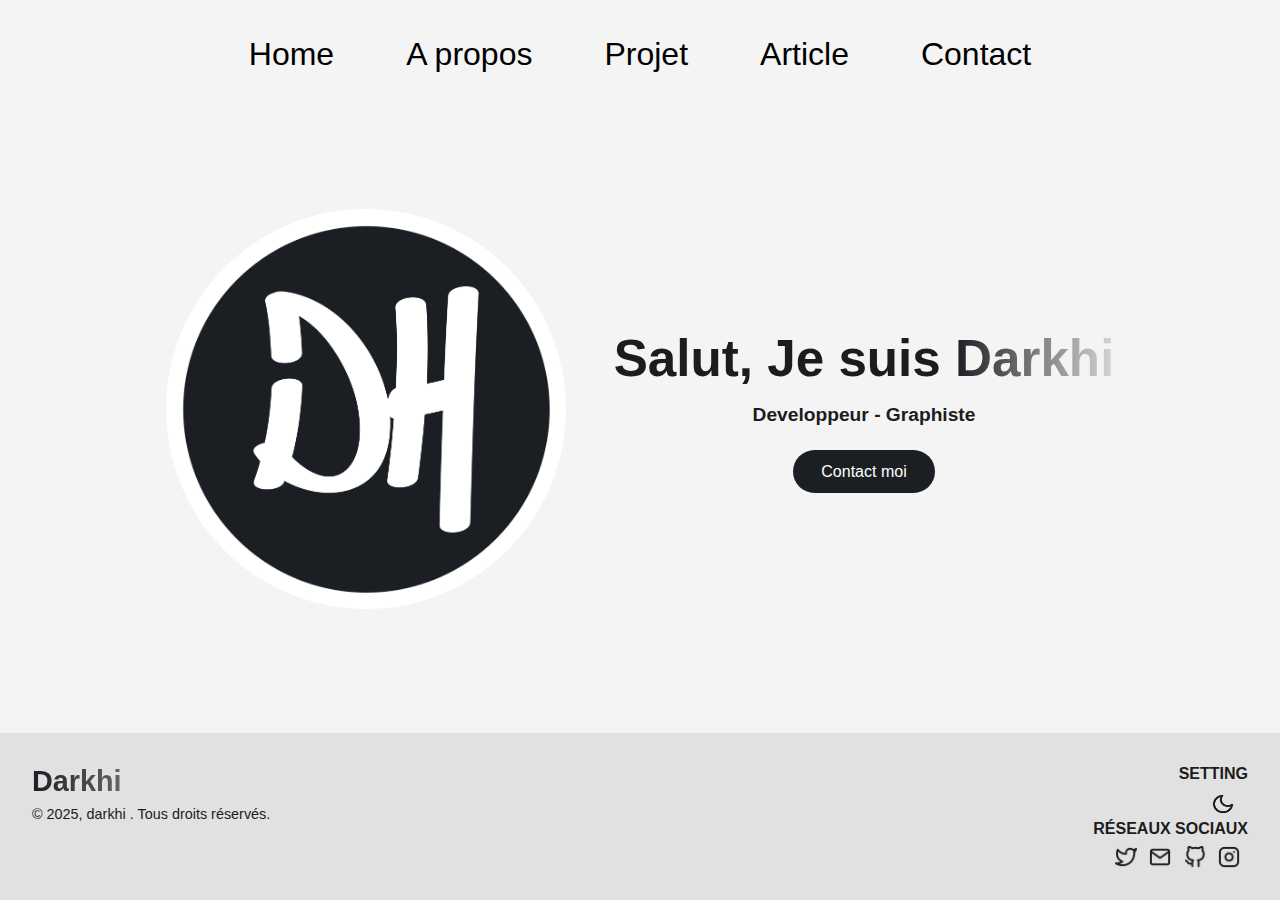
<file: index.html>
<!DOCTYPE html>
<html lang="fr">
<head>
  <meta charset="UTF-8" />
  <meta name="viewport" content="width=device-width, initial-scale=1.0" />
  <title>Home</title>
  <link href="style.css" rel="stylesheet" type="text/css" />
  <link rel="icon" href="logoclair.png" type="image/x-icon" class="favicon">
</head>
<body>

  <nav class="navbar">
        <div class="brand">Logo</div>
        <div class="hamburger">
            <span class="bar"></span>
            <span class="bar"></span>
            <span class="bar"></span>
        </div>
        <ul class="nav-menu">
            <li><a href="index.html" class="nav-link">Home</a></li>
            <li><a href="about.html" class="nav-link">A propos</a></li>
            <li><a href="projet.html" class="nav-link">Projet</a></li>
            <li><a href="article.html" class="nav-link">Article</a></li>
            <li><a href="contact.html" class="nav-link">Contact</a></li>
        </ul>
    </nav>
  <main>
    <div class="left">
      <img src="logoclair.png" alt="photo"  class="logo-img"/>
    </div>
    <div class="right">
      <h1>Salut, Je suis <span class="gradient">Darkhi</span></h1>
      <h3>Developpeur - Graphiste</h3>
      <a href="contact.html"><button>Contact moi</button></a>
    </div>
  </main>

  <footer>
    <div class="left-footer">
      <h1 class="gradient" >Darkhi</h1>
      <p>© 2025, darkhi . Tous droits réservés.</p>
    </div>
    <div class="right-footer">
      <h3>SETTING</h3>
      <div class="theme-toggle" class="settings" >
          <img src="icons/Moon.png" alt="Toggle Dark Mode" id="theme-toggle" class="theme-icon">
      </div>
      <h3>RÉSEAUX SOCIAUX</h3>
      <div class="socials">
        <a href="https://twitter.com/darkhi_">
        <img src="icons/Twitter.png" alt="Twitter" /></a>
        <a href="mailto:darkhi.xxi03@slmail.me">
        <img src="icons/Mail.png" alt="Mail" /></a>
        <a href="https://github.com/darkhi-dev">
        <img src="icons/Github.png" alt="GitHub" /></a>
        <a href="https://instagram.com/*">
        <img src="icons/Instagram.png" alt="Instagram" /></a>
      </div>
    </div>
  </footer>
  <script src="script1.js"></script>
</body>
</html>
</file>
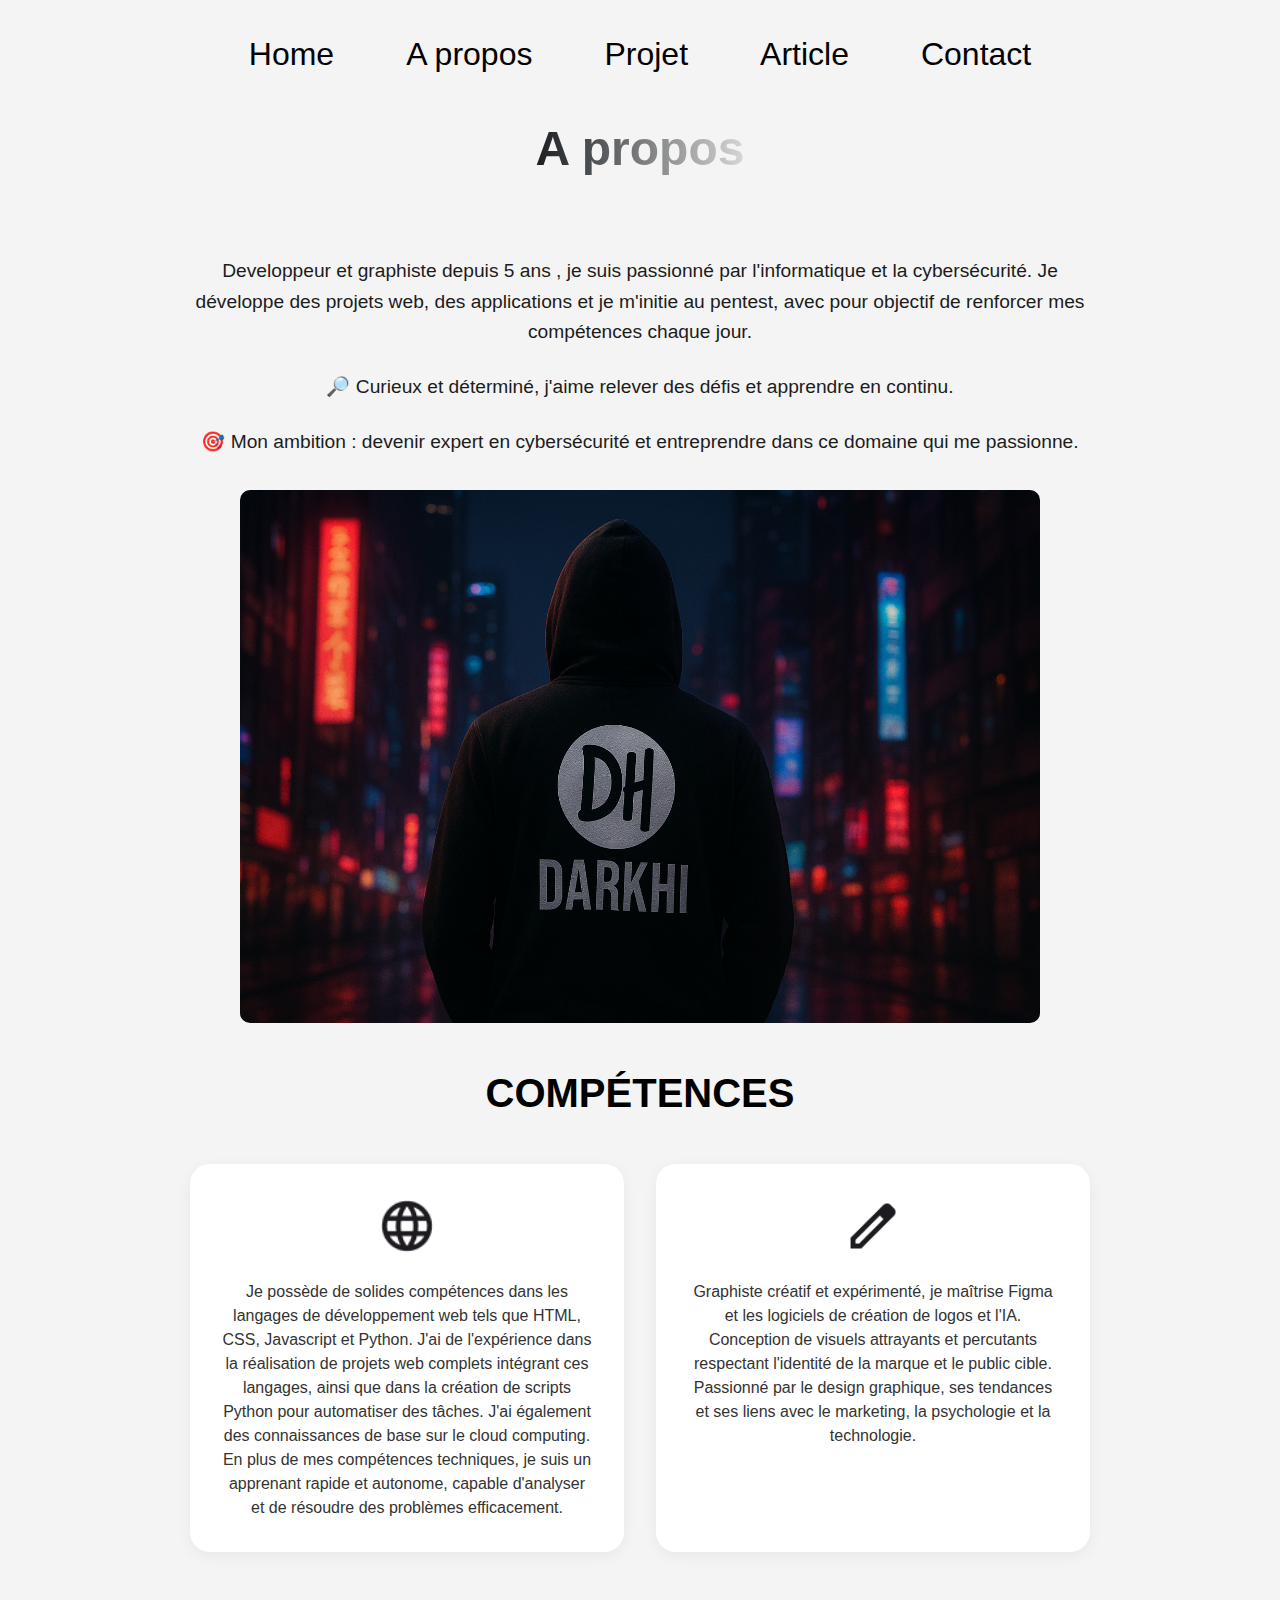
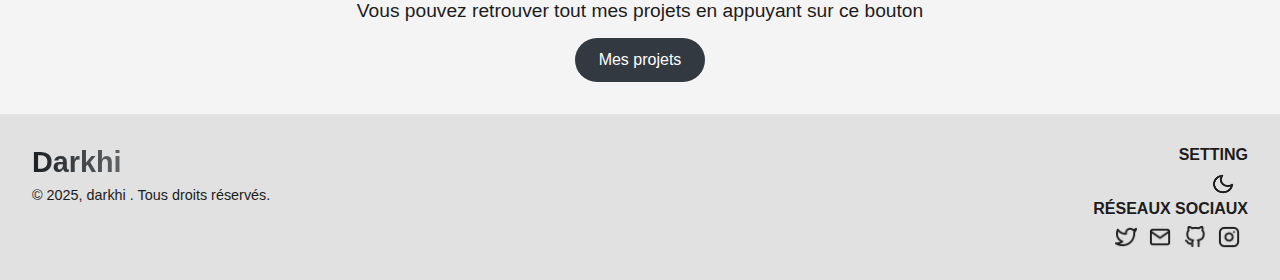
<file: about.html>
<!DOCTYPE html>
<html lang="fr">
<head>
  <meta charset="UTF-8" />
  <meta name="viewport" content="width=device-width, initial-scale=1.0" />
  <title>À propos </title>
  <link href="style.css" rel="stylesheet" type="text/css" />
  <link rel="icon" href="logoclair.png" type="image/x-icon" class="favicon">
</head>
<body>
    <nav class="navbar">
    <div class="brand">Logo</div>
    <div class="hamburger">
        <span class="bar"></span>
        <span class="bar"></span>
        <span class="bar"></span>
    </div>
    <ul class="nav-menu">
        <li><a href="index.html" class="nav-link">Home</a></li>
        <li><a href="about.html" class="nav-link">A propos</a></li>
        <li><a href="projet.html" class="nav-link">Projet</a></li>
        <li><a href="article.html" class="nav-link">Article</a></li>
        <li><a href="contact.html" class="nav-link">Contact</a></li>
    </ul>
</nav>

  <main class="about-container">
    <h1 class="about-title gradient">A propos</h1>
    
    <!-- Ajout de l'image de présentation -->
    
    
    <div class="about-content">
      <p class="about-text">
        Developpeur et graphiste depuis 5 ans , je suis passionné par l'informatique et la cybersécurité.
        Je développe des projets web, des applications et je m'initie au pentest, avec pour objectif de renforcer mes compétences chaque jour.
      </p>

      <p class="about-text">
        🔎 Curieux et déterminé, j'aime relever des défis et apprendre en continu.
      </p>

      <p class="about-text">
        🎯 Mon ambition : devenir expert en cybersécurité et entreprendre dans ce domaine qui me passionne.
      </p>
      <img src="presentation.png" alt="Illustration de présentation" class="presentation-image">

      <h2 class="competences-title">COMPÉTENCES</h2>

      <div class="skills-container">
        <div class="skill-box">
          <div class="skill-icon-container">
            <img src="icons/language.png" alt="Web Development" class="skill-icon language">
          </div>
          <p>
            Je possède de solides compétences dans les langages de développement web tels que HTML, CSS, Javascript et Python. J'ai de l'expérience dans la réalisation de projets web complets intégrant ces langages, ainsi que dans la création de scripts Python pour automatiser des tâches. J'ai également des connaissances de base sur le cloud computing. En plus de mes compétences techniques, je suis un apprenant rapide et autonome, capable d'analyser et de résoudre des problèmes efficacement.
          </p>
        </div>

        <div class="skill-box">
          <div class="skill-icon-container">
            <img src="icons/edit.png" alt="Design" class="skill-icon edit">
          </div>
          <p>
            Graphiste créatif et expérimenté, je maîtrise Figma et les logiciels de création de logos et l'IA. Conception de visuels attrayants et percutants respectant l'identité de la marque et le public cible. Passionné par le design graphique, ses tendances et ses liens avec le marketing, la psychologie et la technologie.
          </p>
        </div>
      </div>

      <div class="projects-link">
        <p>Vous pouvez retrouver tout mes projets en appuyant sur ce bouton</p>
        <a href="projet.html" class="projects-button-small">Mes projets</a>
      </div>
    </div>
  </main>

  <!-- Footer reste identique -->
  <footer>
    <div class="left-footer">
      <h1 class="gradient" >Darkhi</h1>
      <p>© 2025, darkhi . Tous droits réservés.</p>
    </div>
    <div class="right-footer">
      <h3>SETTING</h3>
      <div class="theme-toggle" class="settings" >
          <img src="icons/Moon.png" alt="Toggle Dark Mode" id="theme-toggle" class="theme-icon">
      </div>
      <h3>RÉSEAUX SOCIAUX</h3>
      <div class="socials">
        <a href="https://twitter.com/darkhi_">
        <img src="icons/Twitter.png" alt="Twitter" /></a>
        <a href="mailto:darkhi.xxi03@slmail.me">
        <img src="icons/Mail.png" alt="Mail" /></a>
        <a href="https://github.com/darkhi-dev">
        <img src="icons/Github.png" alt="GitHub" /></a>
        <a href="https://instagram.com/*">
        <img src="icons/Instagram.png" alt="Instagram" /></a>
      </div>
    </div>
  </footer>
  <script src="script1.js"></script>
</body>
</html>
</file>
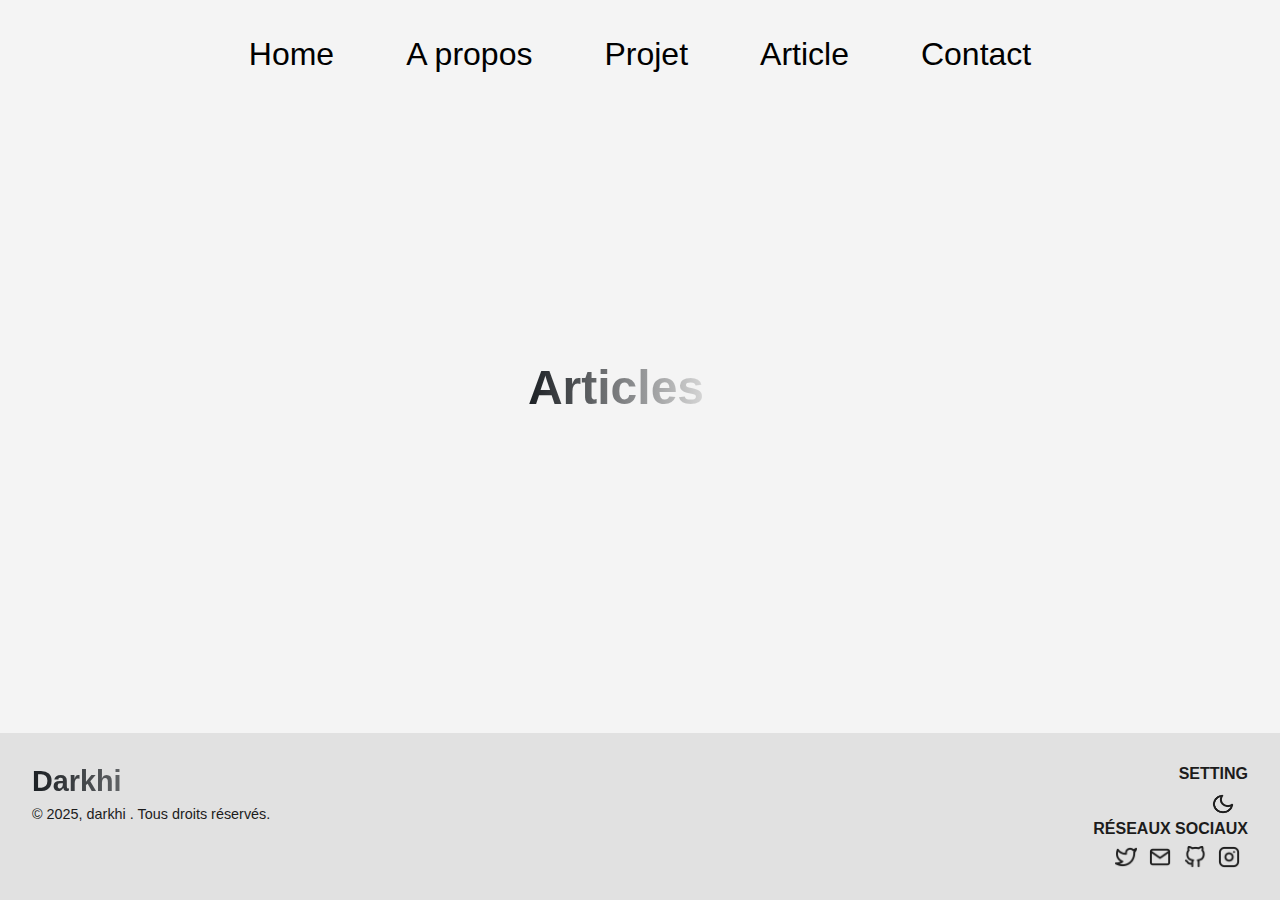
<file: article.html>
<!DOCTYPE html>
<html lang="fr">
<head>
    <meta charset="UTF-8" />
    <meta name="viewport" content="width=device-width, initial-scale=1.0" />
    <title>Articles </title>
    <link href="style.css" rel="stylesheet" type="text/css" />
    <link rel="icon" href="logoclair.png" type="image/x-icon" class="favicon">
</head>
<body>
    <nav class="navbar">
        <div class="brand">Logo</div>
        <div class="hamburger">
            <span class="bar"></span>
            <span class="bar"></span>
            <span class="bar"></span>
        </div>
        <ul class="nav-menu">
            <li><a href="index.html" class="nav-link">Home</a></li>
            <li><a href="about.html" class="nav-link">A propos</a></li>
            <li><a href="projet.html" class="nav-link">Projet</a></li>
            <li><a href="article.html" class="nav-link">Article</a></li>
            <li><a href="contact.html" class="nav-link">Contact</a></li>
        </ul>
    </nav>

    <main class="blog-container">
        <h1 class="blog-title gradient">Articles</h1>
        <div class="articles-grid" id="articlesGrid"></div>
    </main>

  <footer>
    <div class="left-footer">
      <h1 class="gradient" >Darkhi</h1>
      <p>© 2025, darkhi . Tous droits réservés.</p>
    </div>
    <div class="right-footer">
      <h3>SETTING</h3>
      <div class="theme-toggle" class="settings" >
          <img src="icons/Moon.png" alt="Toggle Dark Mode" id="theme-toggle" class="theme-icon">
      </div>
      <h3>RÉSEAUX SOCIAUX</h3>
      <div class="socials">
        <a href="https://twitter.com/darkhi_">
        <img src="icons/Twitter.png" alt="Twitter" /></a>
        <a href="mailto:darkhi.xxi03@slmail.me">
        <img src="icons/Mail.png" alt="Mail" /></a>
        <a href="https://github.com/darkhi-dev">
        <img src="icons/Github.png" alt="GitHub" /></a>
        <a href="https://instagram.com/*">
        <img src="icons/Instagram.png" alt="Instagram" /></a>
      </div>
    </div>
  </footer>

    <script src="script1.js"></script>
</body>
</html>
</file>
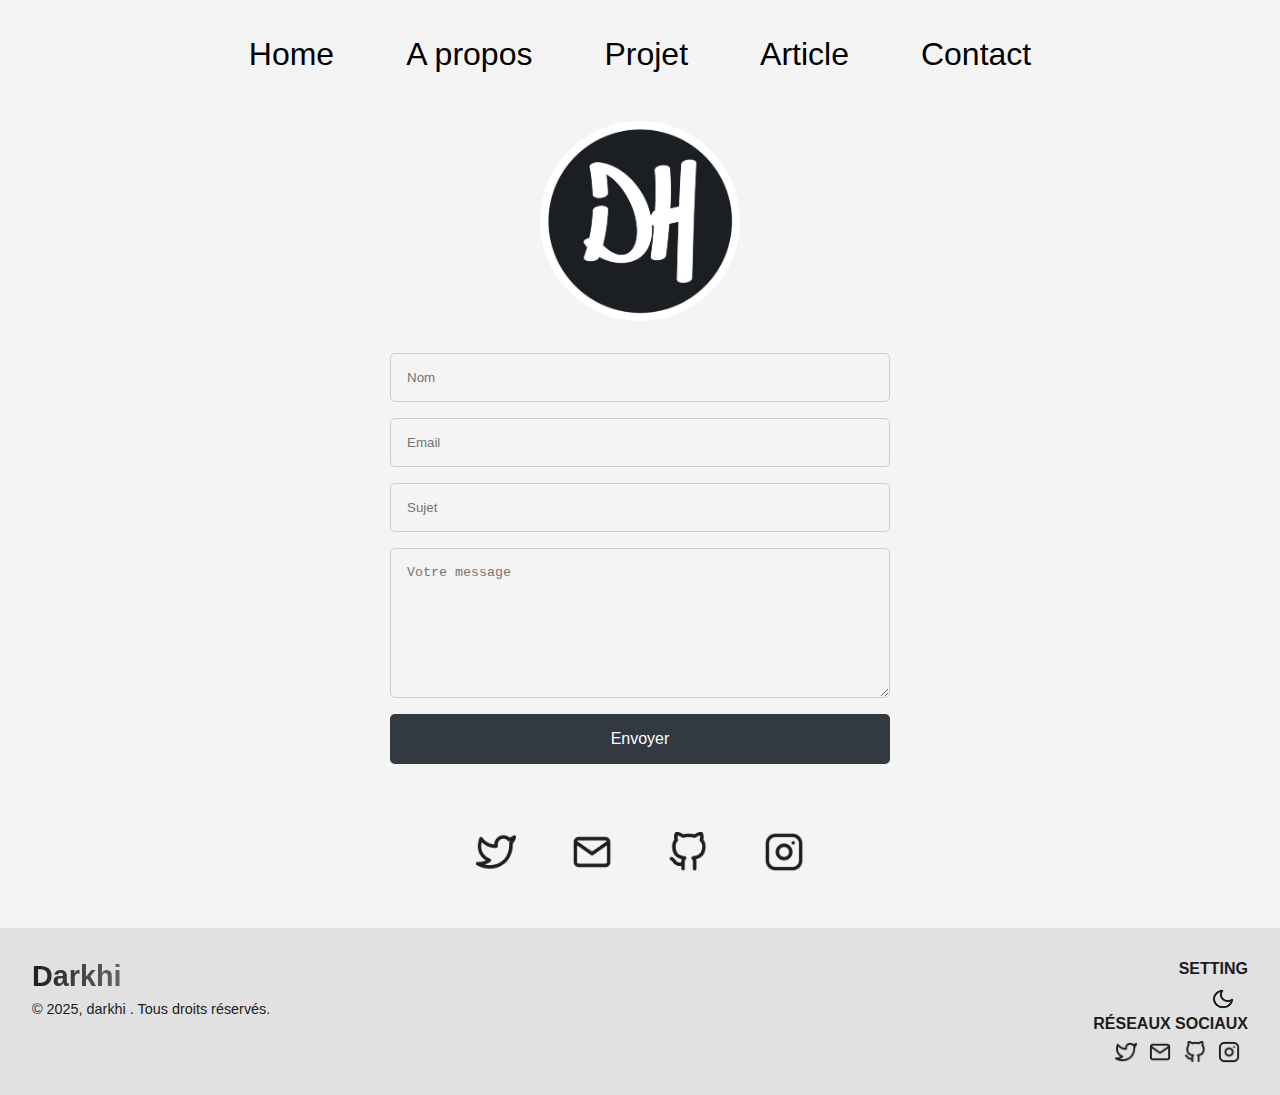
<file: contact.html>
<!DOCTYPE html>
<html lang="fr">
<head>
    <meta charset="UTF-8">
    <meta name="viewport" content="width=device-width, initial-scale=1.0">
    <title>Contact</title>
    <link href="style.css" rel="stylesheet" type="text/css" />
    <link rel="icon" href="logoclair.png" type="image/x-icon" class="favicon">


</head>
<body>
      <nav class="navbar">
        <div class="brand">Logo</div>
        <div class="hamburger">
            <span class="bar"></span>
            <span class="bar"></span>
            <span class="bar"></span>
        </div>
        <ul class="nav-menu">
            <li><a href="index.html" class="nav-link">Home</a></li>
            <li><a href="about.html" class="nav-link">A propos</a></li>
            <li><a href="projet.html" class="nav-link">Projet</a></li>
            <li><a href="article.html" class="nav-link">Article</a></li>
            <li><a href="contact.html" class="nav-link">Contact</a></li>
        </ul>
    </nav>

    <main class="contact-container">
        <img src="logoclair.png" alt="Profile" class="contact-image logo-img" >
        
        <form class="contact-form" id="contactForm" onsubmit="return false;">
            <input type="text" id="name" placeholder="Nom" required>
            <input type="email" id="email" placeholder="Email" required>
            <input type="text" id="subject" placeholder="Sujet" required>
            <textarea id="message" placeholder="Votre message" required></textarea>
            <button type="button" class="submit-btn" onclick="sendEmail()">Envoyer</button>
        </form>

        <div class="social-links">
            <a href="https://twitter.com/darkhi_" target="_blank">
                <img src="icons/Twitter.png" alt="Twitter">
            </a>
            <a href="mailto:darkhi.xxi03@slmail.me">
                <img src="icons/Mail.png" alt="Mail">
            </a>
            <a href="https://github.com/darkhi-dev">
                <img src="icons/Github.png" alt="GitHub">
            </a>
            <a href="https://instagram.com/*">
                <img src="icons/Instagram.png" alt="Instagram">
            </a>
        </div>
    </main>

  <footer>
    <div class="left-footer">
      <h1 class="gradient" >Darkhi</h1>
      <p>© 2025, darkhi . Tous droits réservés.</p>
    </div>
    <div class="right-footer">
      <h3>SETTING</h3>
      <div class="theme-toggle" class="settings" >
          <img src="icons/Moon.png" alt="Toggle Dark Mode" id="theme-toggle" class="theme-icon">
      </div>
      <h3>RÉSEAUX SOCIAUX</h3>
      <div class="socials">
        <a href="https://twitter.com/darkhi_">
        <img src="icons/Twitter.png" alt="Twitter" /></a>
        <a href="mailto:darkhi.xxi03@slmail.me">
        <img src="icons/Mail.png" alt="Mail" /></a>
        <a href="https://github.com/darkhi-dev">
        <img src="icons/Github.png" alt="GitHub" /></a>
        <a href="https://instagram.com/*">
        <img src="icons/Instagram.png" alt="Instagram" /></a>
      </div>
    </div>
  </footer>
    <script src="script1.js"></script>
</body>
</html>
</file>
<file: style.css>
/* =================================
   TABLE DES MATIÈRES
   =================================
   1. Reset & Configurations de base
   2. Styles de typographie
   3. Styles de navigation mobile
   4. Styles généraux du corps
   5. Navigation principale
   6. Section principale
   7. Boutons et interactions
   8. Pied de page
   9. Page Contact
   10. Animations
   11. Section Projets
   12. Page À propos
   13. Blog
   14. Mode sombre
   15. Responsive
   ================================= */

/* =================================
   1. RESET & CONFIGURATIONS DE BASE
   ================================= */
* {
  margin: 0;
  padding: 0;
  box-sizing: border-box;
}

html, body {
  height: 100%;
}

/* =================================
   2. STYLES DE TYPOGRAPHIE
   ================================= */
.titre {
  font-size: 50px;
  background: linear-gradient(to right, #e4a937, #9a2d2d);
  -webkit-background-clip: text;
  -webkit-text-fill-color: transparent;
  font-weight: bold;
}
.subtitle{
  font-size: 20px;
}

/* =================================
   3. STYLES DE NAVIGATION MOBILE
   ================================= */
/* Menu hamburger et navigation responsive */
.brand {
    display: none;
}

.hamburger {
    display: none;
    cursor: pointer;
}

.bar {
    display: block;
    width: 25px;
    height: 3px;
    margin: 5px;
    background-color: black;
    transition: all 0.3s ease;
}

@media screen and (max-width: 768px) {
    .navbar {
        position: relative;
        z-index: 2;
        padding: 1rem 2rem;
        display: flex;
        justify-content: flex-end;
    }

    .hamburger {
        display: block;
        position: relative;
        z-index: 2;
    }

    .hamburger.active .bar:nth-child(2) {
        opacity: 0;
    }

    .hamburger.active .bar:nth-child(1) {
        transform: translateY(8px) rotate(45deg);
    }

    .hamburger.active .bar:nth-child(3) {
        transform: translateY(-8px) rotate(-45deg);
    }

    .nav-menu {
        position: fixed;
        left: -100%;
        top: 0;
        height: 100vh;
        gap: 2rem;
        flex-direction: column;
        background-color: white;
        width: 100%;
        text-align: center;
        transition: 0.3s;
        justify-content: center;
        z-index: 1;
        margin-right: 0;
    }

    .nav-menu.active {
        left: 0;
    }

    .nav-link {
        padding: 1rem;
        display: block;
        font-size: 1.5rem;
        color: black;
    }
    
    .navbar {
        position: relative;
        z-index: 2;
    }

    /* Modifier la couleur des barres du hamburger en mode sombre */
    body.dark-mode .bar {
        background-color: white;
    }

    /* Modifier le background du menu en mode sombre */
    body.dark-mode .nav-menu {
        background-color: #2d2f30;
    }

    /* Modifier la couleur des liens dans le menu en mode sombre */
    body.dark-mode .nav-menu .nav-link {
        color: white;
    }
}


/* =================================
   4. STYLES GÉNÉRAUX DU CORPS
   ================================= */
/* Configuration principale du body */
body {
  display: flex;
  flex-direction: column;
  font-family: 'Segoe UI', sans-serif;
  background-color: #f4f4f4;
  color: #1c1c1c;
  transition: background-color 0.4s ease, color 0.4s ease;
}

/* =================================
   5. NAVIGATION PRINCIPALE
   ================================= */
/* Barre de navigation desktop */
nav {
  padding: 1rem 2rem;
  display: flex;
  justify-content: center;
  background-color: #f4f4f4;
  margin-top: 20px;
}

nav ul {
  display: flex;
  gap: 2rem;
  list-style: none;
  
}

nav a {
  text-decoration: none;
  color: #000;
  font-size: 2rem;
  font-weight: 500;
}

li{
  margin-left: 20px;
  margin-right: 20px;
}

/* =================================
   6. SECTION PRINCIPALE
   ================================= */
/* Conteneur principal et mise en page */
main {
  flex: 1;
  display: flex;
  align-items: center;
  justify-content: center;
  padding: 3rem 2rem;
  gap: 3rem;
  flex-wrap: wrap;
  min-height: 50pvh;
}

.left img {
  width: 400px;
  border-radius: 50%;
  object-fit: cover;
}

.right h1 {
  font-size: 3.2rem;
  text-align: center;
  margin-bottom: 1rem;
  
}

.right {
  display: flex;
  flex-direction: column;
  align-items: center;

}

.gradient {
  background: linear-gradient(to right, #1b1f23, #d6d6d6);
  -webkit-background-clip: text;
  -webkit-text-fill-color: transparent;
  font-weight: bold;
}

.right h3 {
  font-size: 1.2rem;
  margin-bottom: 1.5rem;
  
}

/* =================================
   7. BOUTONS ET INTERACTIONS
   ================================= */
/* Styles des boutons et effets hover */
button {
  padding: 0.8rem 1.8rem;
  border: none;
  border-radius: 30px;
  background-color: #1b1f23;
  color: #fff;
  font-size: 1rem;
  cursor: pointer;
  transition: background-color 0.3s;
}

button:hover {
  background-color: #323941;
}

/* =================================
   8. PIED DE PAGE
   ================================= */
/* Structure et éléments du footer */
footer {
  display: flex;
  justify-content: space-between;
  align-items: flex-start;
  padding: 2rem;
  background-color: #e1e1e1;
  flex-wrap: wrap;
}

.left-footer {
  display: flex;
  flex-direction: column;
  gap: 0.5rem;
  font-size: 0.9rem;
}

.left-footer img {
  height: 40px;
}

.right-footer {
  text-align: right;
}

.right-footer h3 {
  font-size: 1rem;
  margin-bottom: 0.3rem;
  font-weight: 700;
}

.right-footer img {
  height: 22px;
  margin-right: 0.5rem;
  vertical-align: middle;
  cursor: pointer;
}

.socials {
  margin-top: 0.5rem;
  transition: transform 0.3s;

}

.theme-toggle {
    cursor: pointer;
    padding: 5px;
}

.theme-icon {
    width: 24px;
    height: 24px;
    transition: transform 0.3s ease;
}

.theme-icon:hover {
    transform: scale(1.1);
}

/* =================================
   9. PAGE CONTACT
   ================================= */
/* Formulaire et éléments de contact */
.contact-container {
    display: flex;
    flex-direction: column;
    align-items: center;
    padding: 2rem;
    gap: 2rem;
}

.contact-image {
    width: 200px;
    height: 200px;
    border-radius: 50%;
    object-fit: cover;
}

.contact-form {
    display: flex;
    flex-direction: column;
    gap: 1rem;
    width: 100%;
    max-width: 500px;
}

.contact-form input,
.contact-form textarea {
    padding: 1rem;
    border: 1px solid #ccc;
    border-radius: 5px;
    background: transparent;
    color: inherit;
}

.contact-form textarea {
    height: 150px;
    resize: vertical;
}

.submit-btn {
    background-color: #323941;
    color: white;
    padding: 1rem;
    border: none;
    border-radius: 5px;
    cursor: pointer;
    transition: background-color 0.3s;
}

.submit-btn:hover {
    background-color: #323941;
}

.social-links {
    display: flex;
    gap: 1rem;
    margin-top: 1rem;
}

.social-links img {
    width: 40px;
    height: 40px;
    margin: 20px;
    transition: transform 0.3s;
     
}

.social-links a:hover img {
    transform: scale(1.1);
}

/* =================================
   10. ANIMATIONS
   ================================= */
/* Définitions des animations */
@keyframes fadeIn {
    from { opacity: 0; transform: translateY(-20px); }
    to { opacity: 1; transform: translateY(0); }
}

@keyframes slideIn {
    from { transform: translateX(-100%); }
    to { transform: translateX(0); }
}

/* Animation des éléments au chargement */
main {
    animation: fadeIn 0.8s ease-out;
}

.nav-link {
    animation: fadeIn 0.5s ease-out;
}

/* Animation de transition de page */
@keyframes pageTransition {
    0% {
        opacity: 0;
    }
    100% {
        opacity: 1;
    }
}

/* Appliquer l'animation modifiée aux conteneurs principaux */
main,
.about-container,
.contact-container,
.projects-main,
.blog-container {
    animation: pageTransition 1s ease;  /* Durée augmentée à 1s pour plus de douceur */
}

/* Animation des liens de navigation au clic */
.nav-link {
    position: relative;
    transition: color 0.3s ease;
}

.nav-link::after {
    content: '';
    position: absolute;
    bottom: -5px;
    left: 0;
    width: 100%;
    height: 2px;
    background: linear-gradient(to right, #323941, #f4f4f4);
    transform: scaleX(0);
    transition: transform 0.3s ease;
    transform-origin: right;
}

.nav-link:hover::after {
    transform: scaleX(1);
    transform-origin: left;
}

.nav-link.active {
    color: #596675;
}

.nav-link.active::after {
    transform: scaleX(1);
}

/* Ajouter cette règle pour le mode sombre */
body.dark-mode .nav-link::after {
    background: linear-gradient(to right, #1b1f23,#3291bd);
}
body.dark-mode .nav-link.active {
    color: #3fb9f1;
}

/* =================================
   11. SECTION PROJETS
   ================================= */
/* Grille et cartes de projets */
.projects-main { 
    padding: 2.5rem;
    max-width: 1200px;
    margin: 0 auto;
}

.projects-header { 
    text-align: center;
    margin-bottom: 3rem;
}

.projects-grid {
    display: grid;
    grid-template-columns: repeat(2, 1fr);
    gap: 2rem;
    padding: 0 1rem;
}

.project-card {
    background: #fff;
    border-radius: 15px;
    overflow: hidden;
    box-shadow: 0 4px 6px rgba(0,0,0,0.1);
    transition: transform 0.3s ease;
}

.project-card:hover {
    transform: translateY(-5px);
}

.project-cover {
    width: 100%;
    height: 200px;
    object-fit: cover;
}

.project-body {
    padding: 1.5rem;
}

.project-title {
    font-size: 1.25rem;
    margin-bottom: 0.5rem;
    color: #333;
}

.project-desc {
    color: #666;
    font-size: 0.95rem;
    margin-bottom: 1.5rem;
}

.project-actions {
    display: flex;
    gap: 0.5rem;
    margin-top: 1rem;
}

.project-actions .btn {
    padding: 8px 20px;
    border-radius: 20px;
    text-decoration: none;
    font-size: 0.9rem;
}

.project-actions .btn:first-child {
    background-color: #323941;  /* Changement de la couleur en bleu */
    color: white;
    font-weight: 500;
}

.project-actions .btn:first-child:hover {
    background-color: #4a5561;  /* Version plus foncée pour le hover */
}

/* Adaptation pour le mode sombre */
body.dark-mode .project-actions .btn:first-child {
    background-color: #3291bd;
}

body.dark-mode .project-actions .btn:first-child:hover {
    background-color: rgb(51, 140, 241);
}

.btn {
    padding: 0.6rem 1.2rem;
    border-radius: 20px;
    font-size: 0.9rem;
    text-decoration: none;
    transition: all 0.3s ease;
}

.btn.ghost {
    background: transparent;
    border: 1px solid #323941;
    color: #323941;
}

@media (max-width: 768px) {
    .projects-grid {
        grid-template-columns: 1fr;
    }
}

/* =================================
   12. PAGE À PROPOS
   ================================= */
/* Mise en page et contenus about */
.about-container {
  max-width: 1200px;
  margin: 0 auto;
  padding: 2rem;
  text-align: center;
}

.about-title {
  font-size: 3rem;
  margin-bottom: 2rem;
}

.about-content {
  max-width: 900px;
  margin: 0 auto;
}

.about-text {
  font-size: 1.2rem;
  line-height: 1.6;
  margin-bottom: 1.5rem;
  text-align: center;
}

.competences-title {
  font-size: 2.5rem;
  margin: 3rem 0;
  text-align: center;
  color: #000;
}

.skills-container {
  display: grid;
  grid-template-columns: 1fr 1fr;
  gap: 2rem;
  margin: 2rem 0;
}

.skill-box {
  background: #fff;
  padding: 2rem;
  border-radius: 20px;
  text-align: center;
  box-shadow: 0 4px 15px rgba(0,0,0,0.05);
}

.skill-box p {
  font-size: 1rem;
  line-height: 1.5;
  color: #333;
  text-align: center;
}

.projects-link {
  margin-top: 3rem;
  text-align: center;
}

.projects-link p {
  margin-bottom: 1rem;
  font-size: 1.2rem;
}

.projects-button {
  display: none;
}

.projects-button-small {
    display: inline-block;
    padding: 0.8rem 1.5rem;
    background-color: #323941;
    color: white;
    text-decoration: none;
    border-radius: 25px;
    font-size: 1rem;
    transition: background-color 0.3s;
}

.projects-button-small:hover {
    background-color: #4d5966;
}

/* =================================
   13. BLOG
   ================================= */
/* Structure et composants du blog */
.blog-container {
    max-width: 1200px;
    margin: 0 auto;
    padding: 2rem;
}

.blog-title {
    text-align: center;
    font-size: 3rem;
    margin-bottom: 3rem;
}

/* Cards des articles */
.blog-card {
    background: #fff;
    border-radius: 20px;
    overflow: hidden;
    box-shadow: 0 4px 15px rgba(0,0,0,0.1);
    transition: transform 0.3s ease;
    margin-bottom: 2rem;
}

.blog-card:hover {
    transform: translateY(-5px);
}

.card-banner {
    height: 200px;
    background-size: cover;
    background-position: center;
}

.card-content {
    padding: 1.5rem;
}

/* Vue article individuel */
.blog-post {
    max-width: 800px;
    margin: 0 auto;
    background: #fff;
    border-radius: 20px;
    padding: 2rem;
}

.post-banner {
    height: 300px;
    background-size: cover;
    background-position: center;
    border-radius: 15px;
    margin-bottom: 2rem;
}

.post-title {
    font-size: 2.5rem;
    margin-bottom: 1rem;
}

.post-meta {
    color: #666;
    margin-bottom: 2rem;
}

.post-content img {
    max-width: 100%;
    border-radius: 10px;
    margin: 1.5rem 0;
}

.back-button {
    display: inline-block;
    margin-bottom: 2rem;
    color: var(--accent-color);
    text-decoration: none;
}

/* Styles pour la grille d'articles */
.articles-grid {
    display: grid;
    grid-template-columns: repeat(auto-fit, minmax(300px, 1fr));
    gap: 2rem;
    padding: 2rem 0;
}

.blog-card {
    cursor: pointer;
}

.article-title {
    font-size: 1.5rem;
    margin: 1rem 0;
    cursor: pointer;
}

.article-title:hover {
    opacity: 0.8;
}

.article-preview {
    color: #666;
    line-height: 1.6;
    margin-bottom: 1rem;
}

.article-content {
    padding-top: 1rem;
    border-top: 1px solid #eee;
}

.article-introduction {
    font-style: italic;
    margin-bottom: 1.5rem;
}

.section-content {
    margin: 1rem 0 2rem;
}

.section-content img {
    max-width: 100%;
    border-radius: 8px;
    margin: 1rem 0;
}

.article-conclusion {
    margin-top: 2rem;
    padding-top: 1rem;
    border-top: 1px solid #eee;
    font-weight: 500;
}

/* Dark mode adaptations */
body.dark-mode .article-preview {
    color: #ccc;
}

body.dark-mode .article-content {
    border-color: #444;
}

body.dark-mode .article-conclusion {
    border-color: #444;
}

/* =================================
   14. MODE SOMBRE
   ================================= */
/* Styles spécifiques au thème sombre */
body.dark-mode {
  background-color: #2d2f30;
  color: #ffffff;
}

body.dark-mode nav {
  background-color: #2d2f30;
}

body.dark-mode nav a {
  color: #ffffff;
}

body.dark-mode footer {
  background-color: #1e1e1e;
}

body.dark-mode .gradient {
  background: linear-gradient(to right, #37a3d4, #4b5b72);
  -webkit-background-clip: text;
  -webkit-text-fill-color: transparent;
}

body.dark-mode button {
  background-color: #3291bd;
}

body.dark-mode button:hover {
  background-color: rgb(60, 152, 233);
}

body.dark-mode .skill-box {
  background: #383838;
}

body.dark-mode .skill-box p {
  color: #fff;
}


head .dark-mode .favicon {
    content: url('logosombre.png');
}
/* Correction des icônes dans le footer */
body.dark-mode .socials img {
    content: url('icons/Twitter-clair.png');
}

body.dark-mode .socials a:nth-child(1) img {
    content: url('icons/Twitter-clair.png');
}

body.dark-mode .socials a:nth-child(2) img {
    content: url('icons/Mail-clair.png');
}

body.dark-mode .socials a:nth-child(3) img {
    content: url('icons/Github-clair.png');
}

body.dark-mode .socials a:nth-child(4) img {
    content: url('icons/Instagram-clair.png');
}
body.dark-mode .edit{
  content: url('icons/edit-clair.png');
}

body.dark-mode .language{
  content: url('icons/language-clair.png');
}

/* Correction du bouton projet et titre compétences dans about.html */
body.dark-mode .projects-button-small {
    background-color: #37a3d4;
    color: white;
}

body.dark-mode .projects-button-small :hover{
    background-color: #327dc0;

}


body.dark-mode .competences-title {
    color: white;
}

/* Correction des cartes projets */
body.dark-mode .project-card {
    background-color: #1c1c1c;
    border: 1px solid #333;
}

body.dark-mode .project-title,
body.dark-mode .project-desc {
    color: white;
}

body.dark-mode .btn.ghost {
    color: white;
    border-color: white;
}

/* Correction des icônes de contact */
body.dark-mode .social-links img {
    filter: brightness(100);
}

/* Gestion du logo */
body.dark-mode .logo-img {
    content: url('logosombre.png');
}
body.dark-mode .presentation-image{
    content: url('presentationsombre.png');
}

/* =================================
   15. RESPONSIVE
   ================================= */
/* Adaptations pour différentes tailles d'écran */
@media (max-width: 768px) {
  .skills-container {
    grid-template-columns: 1fr;
  }

  .about-title {
    font-size: 2.5rem;
  }

  .competences-title {
    font-size: 2rem;
  }

  .about-text {
    font-size: 1.1rem;
  }
  .left img{
    width: 250px;
  }
  .social-links img{
    width: 30px;
    height: 30px;

  }


}

.presentation-image {
    width: 100%;
    max-width: 800px;
    margin: 2rem auto;
    display: block;
    border-radius: 10px;
}

.skill-icon-container {
    display: flex;
    justify-content: center;
    margin-bottom: 1.5rem;
}

.skill-icon {
    width: 60px;
    height: 60px;
}

@media (max-width: 768px) {
  footer {
    flex-direction: column;
    align-items: center;
    text-align: center;
    gap: 2rem;
    padding: 2rem 1rem;
  }
  .left-footer,
  .right-footer {
    align-items: center;
    text-align: center;
    width: 100%;
  }
  .right-footer {
    margin-top: 1rem;
  }
  .socials {
    justify-content: center;
  }
}
</file>
